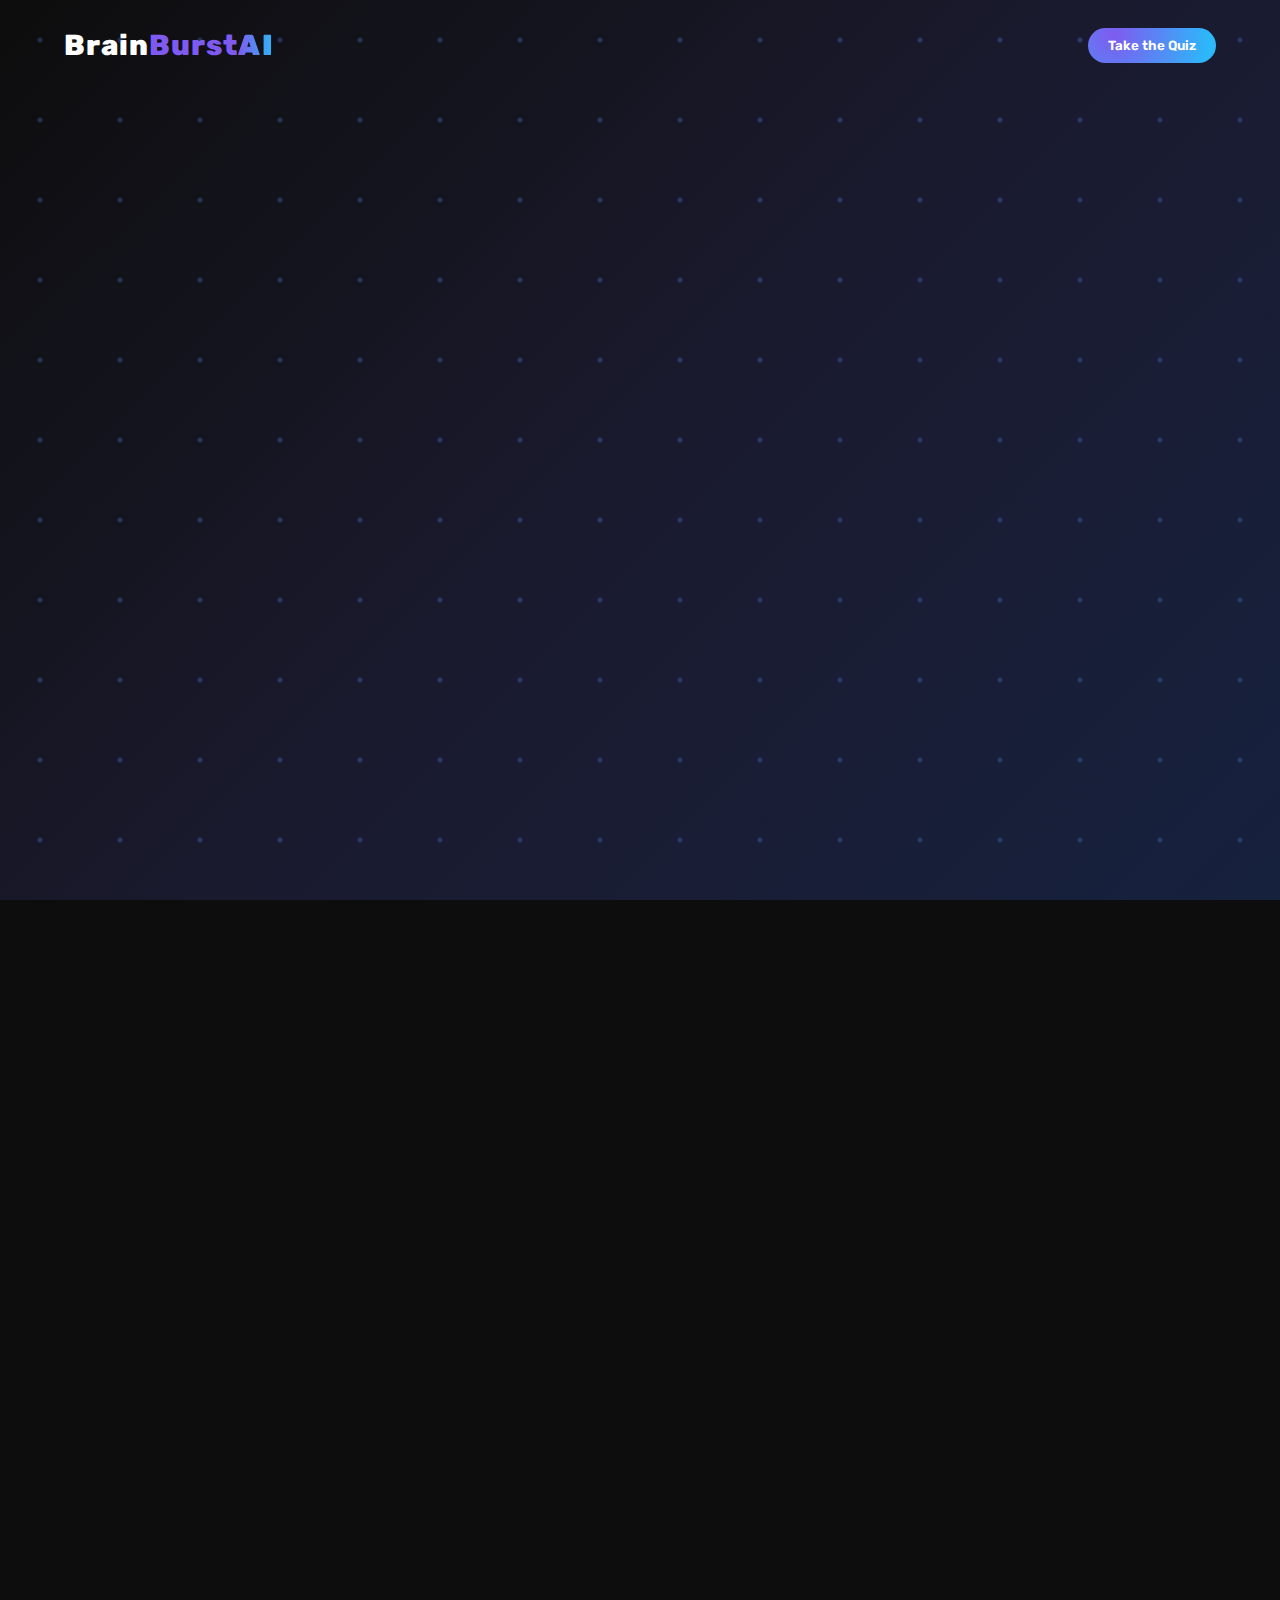
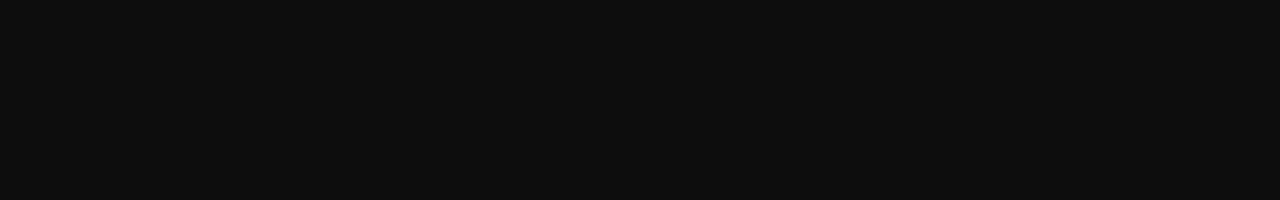
<file: src/index.html>
<!DOCTYPE html>
<html lang="en">

<head>
  <meta charset="UTF-8">
  <meta name="viewport" content="width=device-width, initial-scale=1.0">
  <title>BrainBurst AI</title>
  <link rel="stylesheet" href="style.css">
  <style>
    @import url('https://fonts.googleapis.com/css2?family=Rubik:ital,wght@0,300..900;1,300..900&display=swap');
  </style>
</head>

<body>
  <div class="main-container">
    <!-- Header -->
    <div class="header">
      <h1 class="logo">
  <span class="brain">Brain</span>
  <span class="burst">Burst</span>
  <span class="ai">AI</span>
</h1>

      <button id="signup">Take the Quiz</button>
    </div>

    <!-- Hero Section -->
    <div class="hero">
      <h3 class="subtitle">AI Adaptive Quiz</h3>
      <h1 class="title">Discover Your<br><span>Learning Style</span> Today!</h1>
      <p class="desc">#1 Adaptive Quiz Powered by BrainBurst AI</p>
      <button class="cta" id="login">Start Quiz</button>
    </div>
  </div>
  <script src="./index.js"></script>
</body>

</html>
</file>
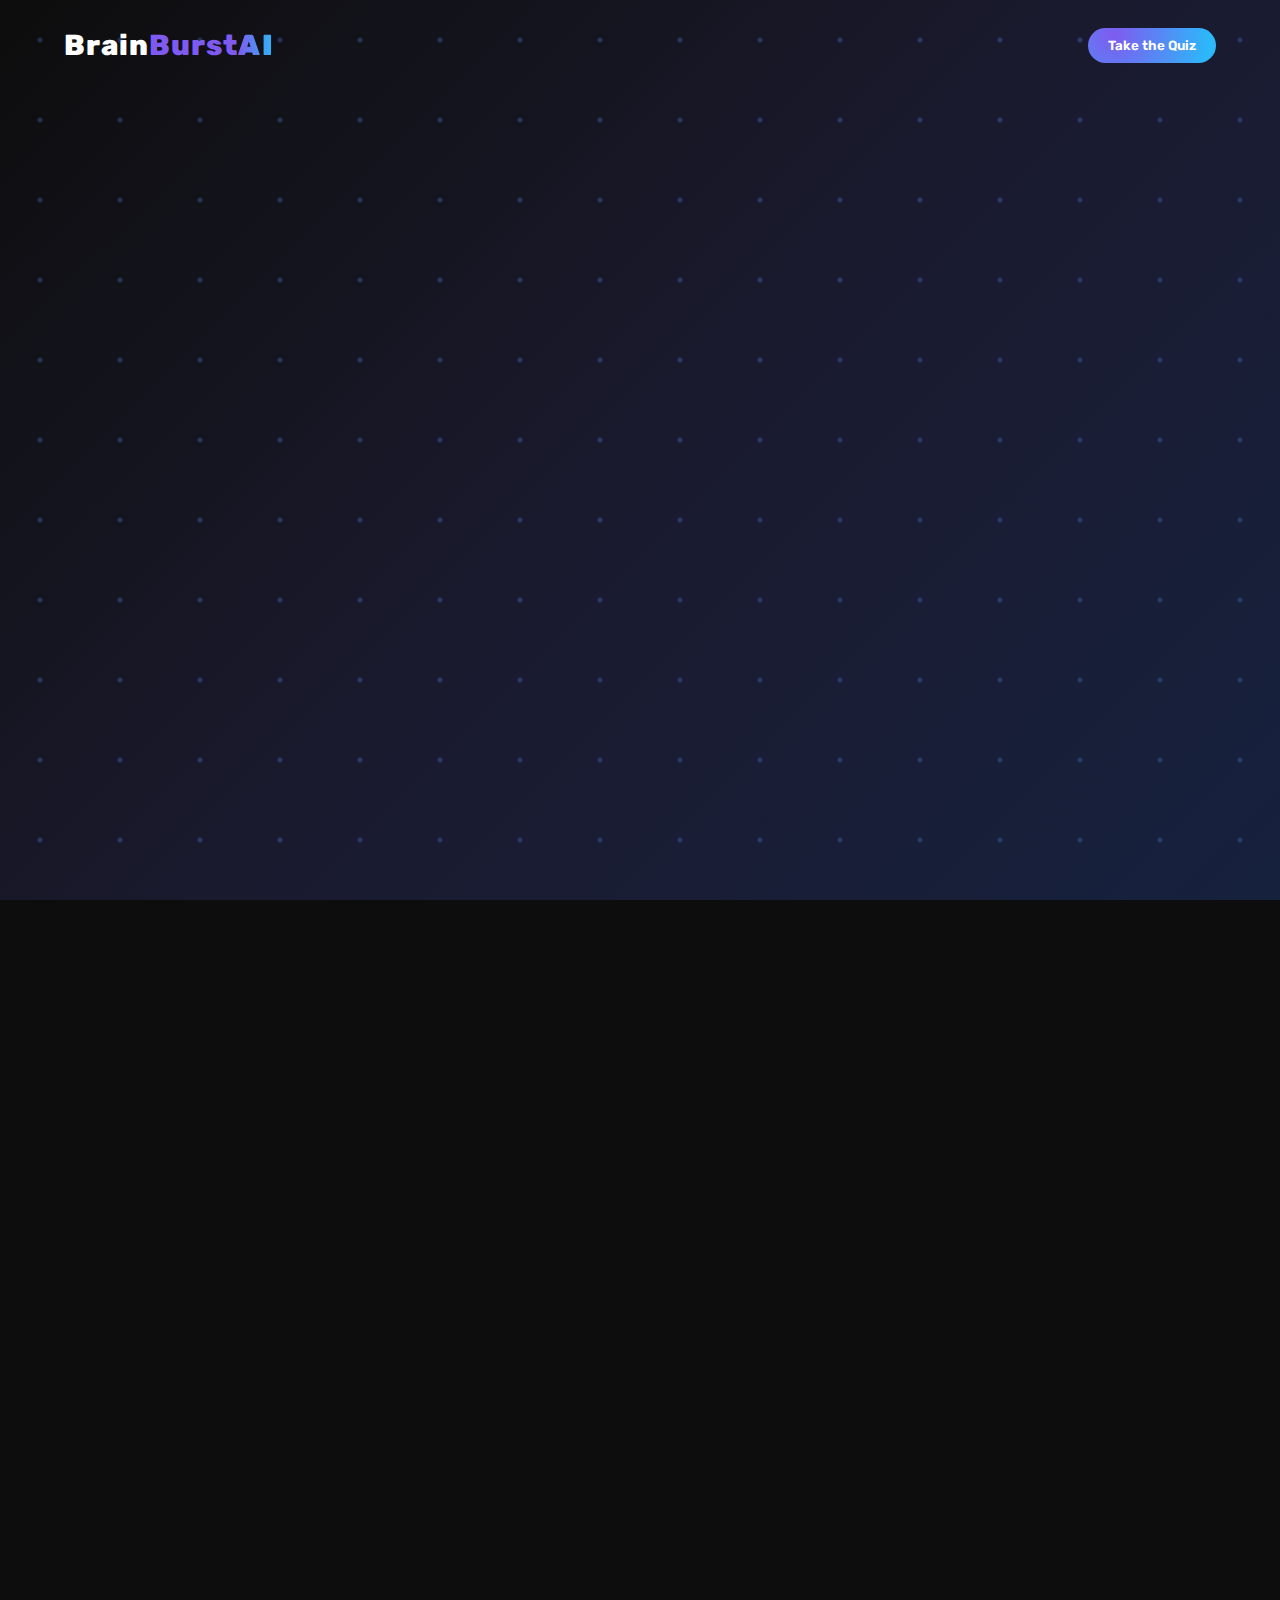
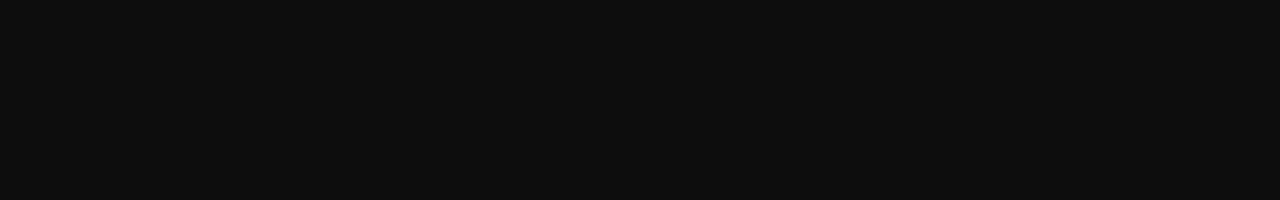
<file: src/landing.html>
<!DOCTYPE html>
<html lang="en">

<head>
  <meta charset="UTF-8">
  <meta name="viewport" content="width=device-width, initial-scale=1.0">
  <title>BrainBurst AI</title>
  <link rel="stylesheet" href="style.css">
  <style>
    @import url('https://fonts.googleapis.com/css2?family=Rubik:ital,wght@0,300..900;1,300..900&display=swap');
  </style>
</head>

<body>
  <div class="main-container">
    <!-- Header -->
    <div class="header">
      <h1 class="logo">
  <span class="brain">Brain</span>
  <span class="burst">Burst</span>
  <span class="ai">AI</span>
</h1>

      <button id="signup">Take the Quiz</button>
    </div>

    <!-- Hero Section -->
    <div class="hero">
      <h3 class="subtitle">AI Adaptive Quiz</h3>
      <h1 class="title">Discover Your<br><span>Learning Style</span> Today!</h1>
      <p class="desc">#1 Adaptive Quiz Powered by BrainBurst AI</p>
      <button class="cta">Start Quiz</button>
    </div>
  </div>
  <script src="index.js"></script>
</body>

</html>
</file>
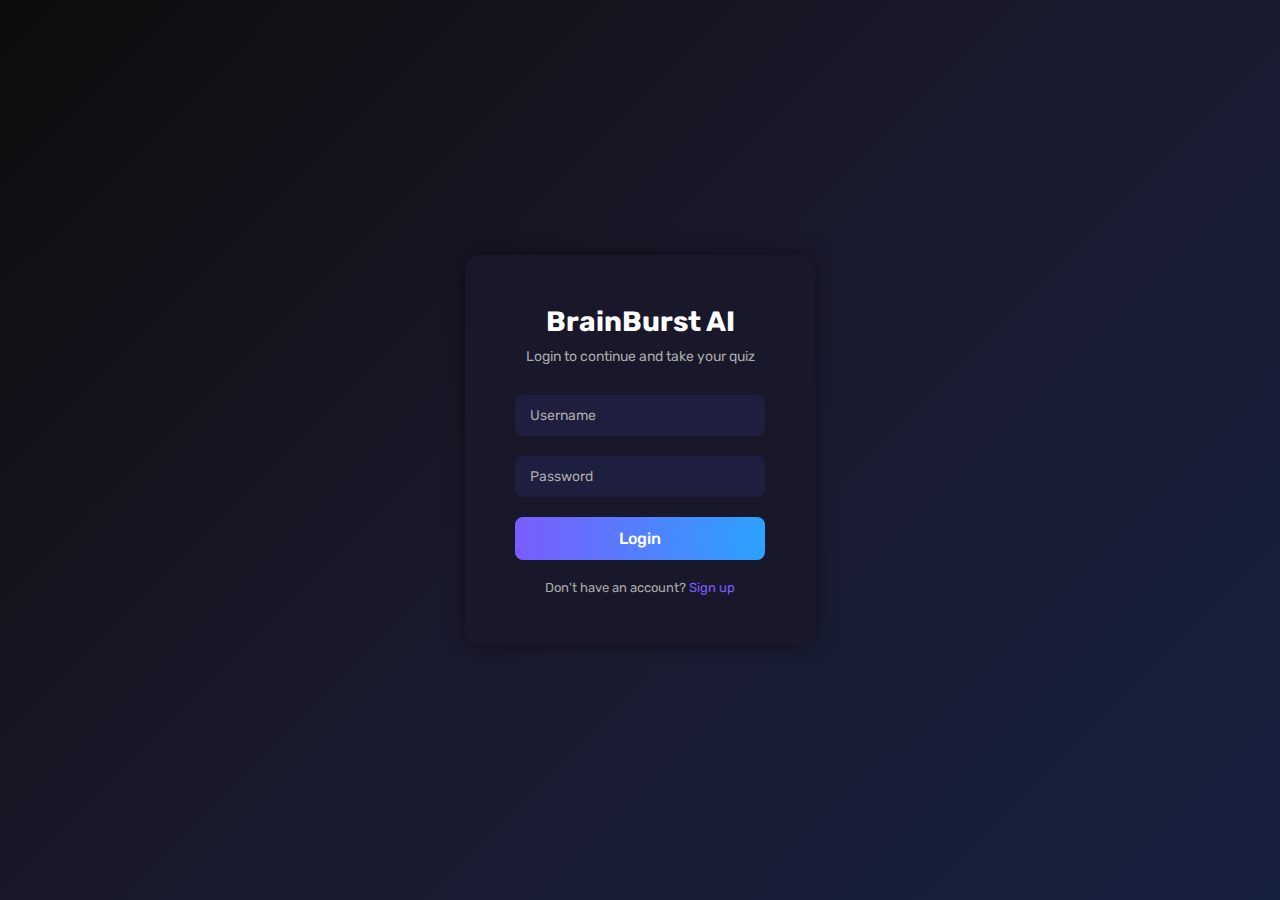
<file: src/pages/home.html>
<!DOCTYPE html>
<html lang="en">

<head>
    <meta charset="UTF-8">
    <meta name="viewport" content="width=device-width, initial-scale=1.0">
    <title>BrainBurst AI Dashboard</title>
    <link rel="stylesheet" href="./css/home.css">
</head>

<body>
    <div class="container">
        <!-- Sidebar -->
        <div class="sidebar">
            <div>
                <!-- Logo -->
                <div class="logo">
                    Brain<span>Burst</span> <br> AI
                </div>

                <!-- Buttons -->
                <button class="menu-btn create-btn">Create Quiz</button>
                <p style="margin: 12px 0; font-size: 0.85rem; color: #6b7280;">
                    Start creating your custom quizzes with ease.
                </p>

                <button class="menu-btn">Learn</button>
                <button class="menu-btn">Explore Quizzes</button>
                <button class="menu-btn">My Quizzes</button>

                <button class="logout" id="logoutBtn">Logout</button>
            </div>

            <!-- Footer -->
            <div class="footer">
                © 2025 BrainBurst AI. All rights reserved.
            </div>
        </div>

        <!-- Main Content -->
        <div class="main-content">
            <!-- Welcome -->
            <h1 class="welcome">Welcome back, <span>Sumit Vishwakarma</span> 👋</h1>

            <!-- Create Quiz -->
            <button class="create-quiz">+ Create Quiz</button>

            <!-- Quiz Cards -->
            <div class="card-container">
            </div>



        </div>
    </div>


    <script type="module" src="./javascript/home.js"></script>
</body>

</html>
</file>
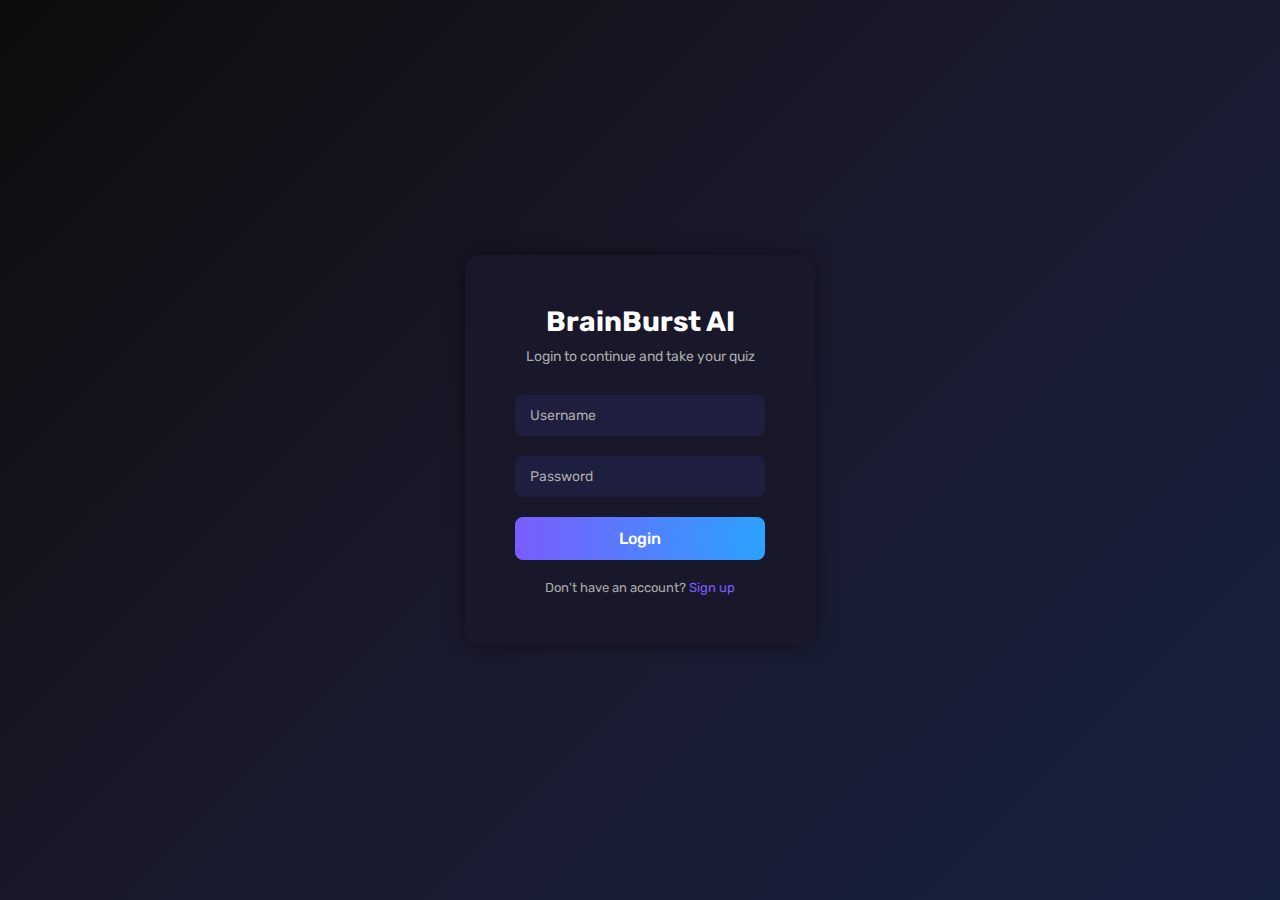
<file: src/pages/login.html>
<!DOCTYPE html>
<html lang="en">

<head>
    <meta charset="UTF-8">
    <meta name="viewport" content="width=device-width, initial-scale=1.0">
    <title>BrainBurst AI - Login</title>
    <link href="https://fonts.googleapis.com/css2?family=Rubik:wght@400;500;700&display=swap" rel="stylesheet">
    <style>
        * {
            margin: 0;
            padding: 0;
            box-sizing: border-box;
            font-family: 'Rubik', sans-serif;
        }

        body {
            height: 100vh;
            background: linear-gradient(135deg, #0d0d0d, #1a1a2e, #16213e);
            display: flex;
            justify-content: center;
            align-items: center;
        }

        .login-container {
            background-color: rgba(24, 24, 42, 0.95);
            padding: 50px;
            border-radius: 15px;
            width: 350px;
            text-align: center;
            box-shadow: 0 0 20px rgba(0, 0, 0, 0.5);
        }

        .login-container h1 {
            color: #fff;
            margin-bottom: 10px;
            font-size: 28px;
        }

        .login-container p {
            color: #aaa;
            font-size: 14px;
            margin-bottom: 30px;
        }

        .login-container input[type="text"],
        .login-container input[type="password"] {
            width: 100%;
            padding: 12px 15px;
            margin-bottom: 20px;
            border: none;
            border-radius: 8px;
            background-color: #1e1e3f;
            color: #fff;
            font-size: 14px;
        }

        .login-container input::placeholder {
            color: #aaa;
        }

        .login-container button {
            width: 100%;
            padding: 12px;
            border: none;
            border-radius: 8px;
            background: linear-gradient(90deg, #7b5cff, #2ba2ff);
            color: #fff;
            font-size: 16px;
            font-weight: 500;
            cursor: pointer;
            transition: all 0.3s ease;
        }

        .login-container button:hover {
            opacity: 0.9;
            transform: translateY(-2px);
        }

        .login-footer {
            margin-top: 20px;
            font-size: 13px;
            color: #aaa;
        }

        .login-footer a {
            color: #7b5cff;
            text-decoration: none;
        }

        .login-footer a:hover {
            text-decoration: underline;
        }
    </style>
</head>

<body>
    <div class="login-container">
        <h1>BrainBurst AI</h1>
        <p>Login to continue and take your quiz</p>
        <form id="loginForm">
            <input id="loginEmail" type="text" placeholder="Username" required>
            <input id="loginPassword" type="password" placeholder="Password" required>
            <button id="login-btn" type="submit" onclick="">Login</button>
        </form>
        <div class="login-footer">
            Don't have an account? <a href="./signup.html">Sign up</a>
        </div>
    </div>
    <script src="./javascript/login.js"></script>
    <script>
        const loggedInUser = JSON.parse(localStorage.getItem("loggedInUser"));
        if (loggedInUser) {
            window.location.replace('home.html') // already logged in → skip login/signup
        }
    </script>

</body>


</html>
</file>
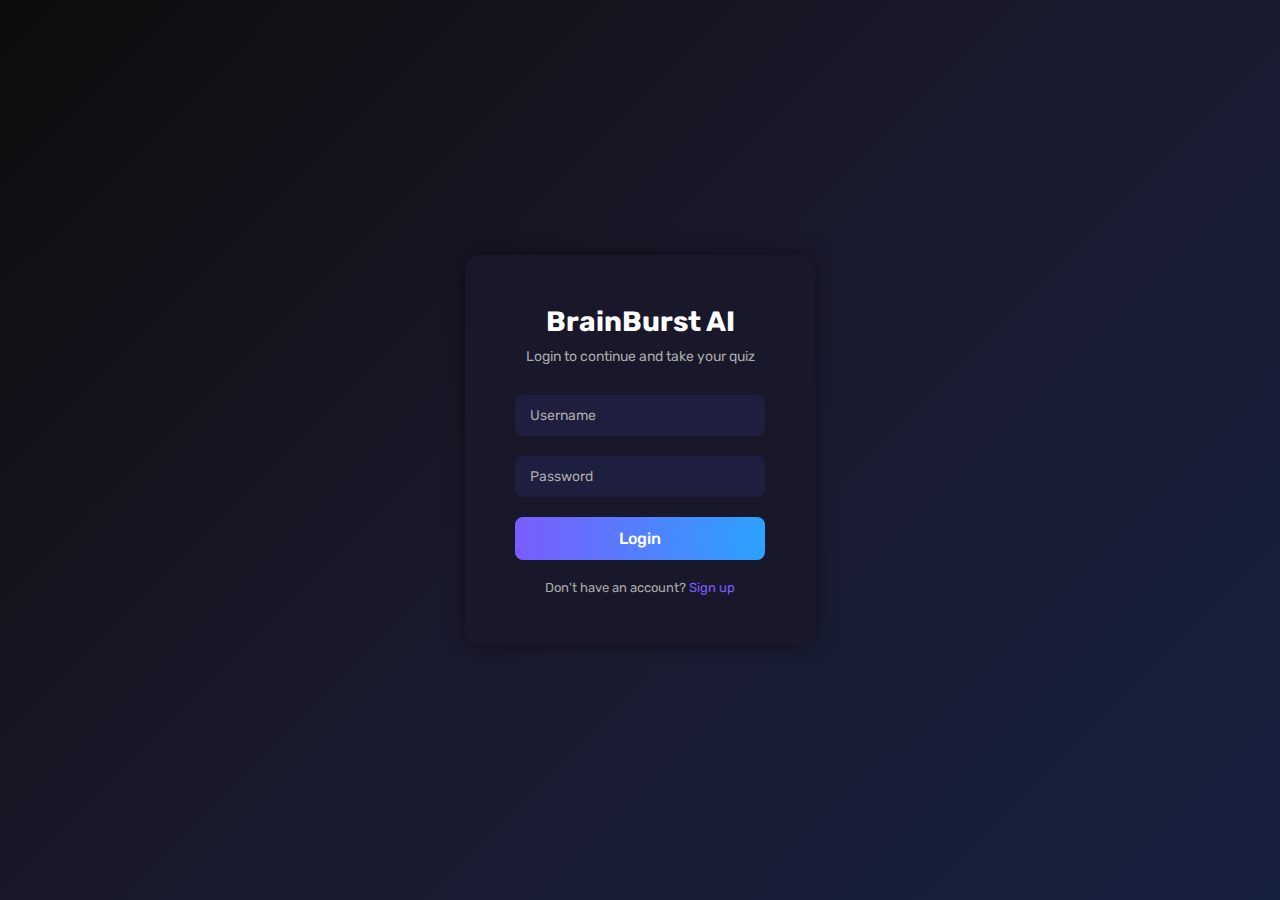
<file: src/pages/quiz.html>
<!DOCTYPE html>
<html lang="en">
<head>
    <meta charset="UTF-8">
    <meta name="viewport" content="width=device-width, initial-scale=1.0">
    <title>BrainBurst AI Dashboard</title>
    <link rel="stylesheet" href="./css/quiz.css">
    <link rel="stylesheet" href="https://cdnjs.cloudflare.com/ajax/libs/font-awesome/6.4.0/css/all.min.css">
</head>
<body>
    <div class="container">
        <div class="sidebar">
            <div>
                <div class="logo">
                    Brain<span>Burst</span> <br> AI
                </div>

                <button class="menu-btn create-btn">Create Quiz</button>
                <p style="margin: 12px 0; font-size: 0.85rem; color: #6b7280;">
                    Start creating your custom quizzes with ease.
                </p>

                <button class="menu-btn">Learn</button>
                <button class="menu-btn">Explore Quizzes</button>
                <button class="menu-btn">My Quizzes</button>

                <button class="logout" id="logoutBtn">Logout</button>
            </div>

            <div class="footer">
                © 2025 BrainBurst AI. All rights reserved.
            </div>
        </div>

        <main class="content-area">
            <div class="quiz-form-card">
                <h2 class="form-title">
                    <span class="emoji">🎯</span> Create Your Quiz
                </h2>
                
                <form id="createQuizForm">
                    <div class="form-group">
                        <div class="input-icon">
                            <i class="fas fa-pencil-alt"></i>
                        </div>
                        <input type="text" class="input-field" name="quizTitle" value="HTML" placeholder="Quiz Title" required>
                    </div>

                    <div class="form-group">
                        <div class="input-icon">
                            <i class="fas fa-hashtag"></i>
                        </div>
                        <input type="number" class="input-field" name="numQuestions" value="5" placeholder="Number of Questions (e.g., 10)" required>
                    </div>

                    <div class="form-group">
                        <div class="input-icon">
                            <i class="far fa-clock"></i>
                        </div>
                        <input type="number" class="input-field" name="quizTimer" value="1" placeholder="Timer (1s)" required>
                    </div>

                    <div class="form-group">
                        <div class="input-icon">
                            <i class="fas fa-chart-bar"></i>
                        </div>
                        <select class="select-field" name="difficultyLevel" required>
                            <option value="">Select Difficulty Level</option>
                            <option value="easy" selected>Easy</option>
                            <option value="medium">Medium</option>
                            <option value="hard">Hard</option>
                        </select>
                    </div>

                    <button type="submit" class="create-quiz-button">
                        <span class="emoji">🚀</span> Create Quiz
                    </button>
                </form>
            </div>
        </main>
    </div>

    <script src="./javascript/quiz.js"></script>
</body>
</html>
</file>
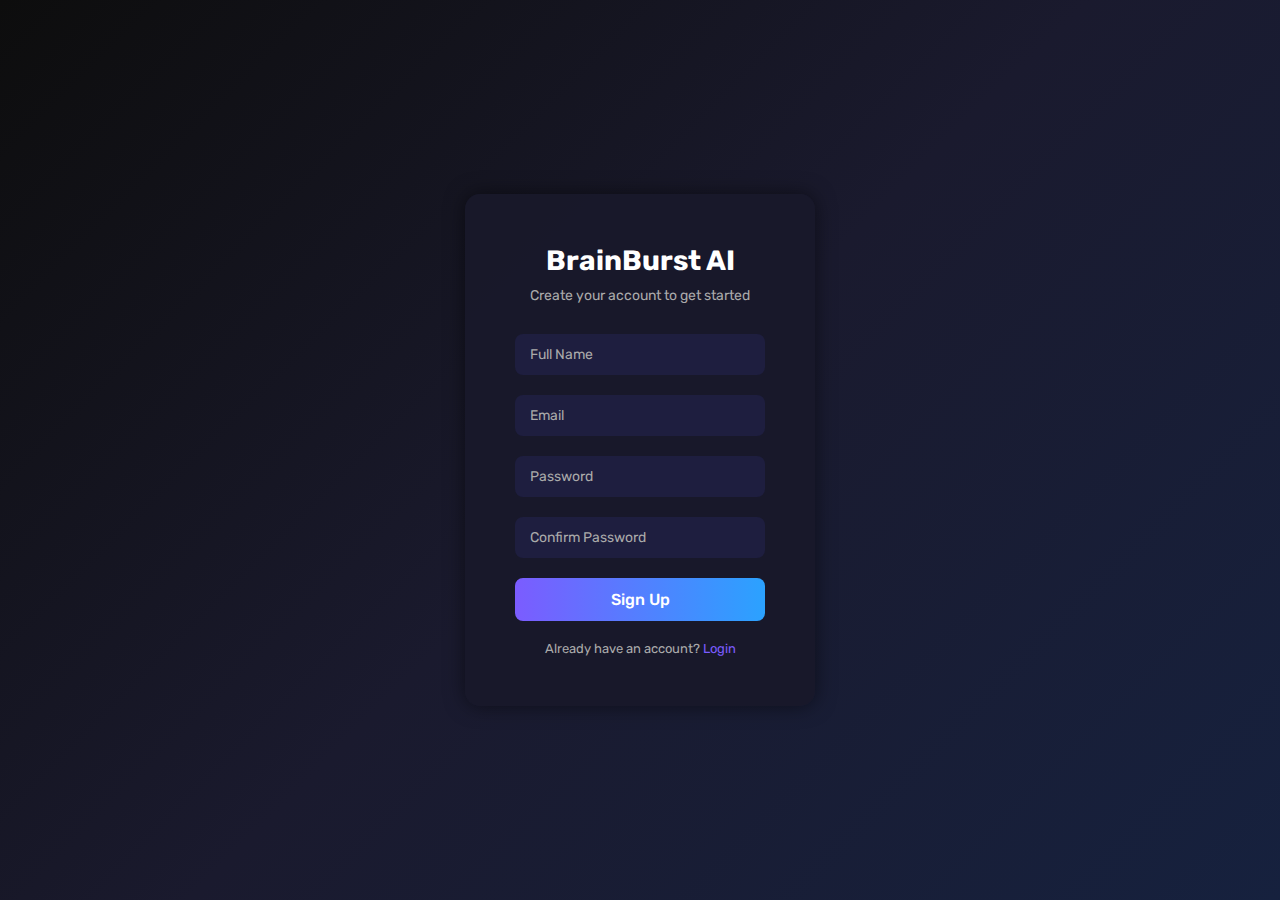
<file: src/pages/signup.html>
<!DOCTYPE html>
<html lang="en">
<head>
    <meta charset="UTF-8" />
    <meta name="viewport" content="width=device-width, initial-scale=1" />
    <title>BrainBurst AI - Sign Up</title>
    <link href="https://fonts.googleapis.com/css2?family=Rubik:wght@400;500;700&display=swap" rel="stylesheet" />
    <style>
        * {
            margin: 0;
            padding: 0;
            box-sizing: border-box;
            font-family: 'Rubik', sans-serif;
        }

        body {
            height: 100vh;
            background: linear-gradient(135deg, #0d0d0d, #1a1a2e, #16213e);
            display: flex;
            justify-content: center;
            align-items: center;
        }

        .signup-container {
            background-color: rgba(24, 24, 42, 0.95);
            padding: 50px;
            border-radius: 15px;
            width: 350px;
            text-align: center;
            box-shadow: 0 0 20px rgba(0,0,0,0.5);
        }

        .signup-container h1 {
            color: #fff;
            margin-bottom: 10px;
            font-size: 28px;
        }

        .signup-container p {
            color: #aaa;
            font-size: 14px;
            margin-bottom: 30px;
        }

        .signup-container input[type="text"],
        .signup-container input[type="email"],
        .signup-container input[type="password"] {
            width: 100%;
            padding: 12px 15px;
            margin-bottom: 20px;
            border: none;
            border-radius: 8px;
            background-color: #1e1e3f;
            color: #fff;
            font-size: 14px;
        }

        .signup-container input::placeholder {
            color: #aaa;
        }

        .signup-container button {
            width: 100%;
            padding: 12px;
            border: none;
            border-radius: 8px;
            background: linear-gradient(90deg, #7b5cff, #2ba2ff);
            color: #fff;
            font-size: 16px;
            font-weight: 500;
            cursor: pointer;
            transition: all 0.3s ease;
        }

        .signup-container button:hover {
            opacity: 0.9;
            transform: translateY(-2px);
        }

        .signup-footer {
            margin-top: 20px;
            font-size: 13px;
            color: #aaa;
        }

        .signup-footer a {
            color: #7b5cff;
            text-decoration: none;
        }

        .signup-footer a:hover {
            text-decoration: underline;
        }
    </style>
</head>
<body>
    <div class="signup-container">
        <h1>BrainBurst AI</h1>
        <p>Create your account to get started</p>
        <form id="signupForm">
            <input type="text" id="name" placeholder="Full Name" required />
            <input type="email" id="email" placeholder="Email" required />
            <input type="password" id="password" placeholder="Password" required />
            <input type="password" id="confirmPassword" placeholder="Confirm Password" required />
            <button type="submit">Sign Up</button>
        </form>
        <div class="signup-footer">
            Already have an account? <a href="./login.html">Login</a>
        </div>
    </div>

    <script src="./javascript/signup.js"></script>
    <script>
  const loggedInUser = JSON.parse(localStorage.getItem("loggedInUser"));
  if (loggedInUser) {
      window.location.replace = "home.html"; // already logged in → skip login/signup
  }
</script>

</body>
</html>
</file>
<file: src/style.css>
* {
    margin: 0;
    padding: 0;
    box-sizing: border-box;
    font-family: "Rubik", sans-serif;
    }

    html, body {
    width: 100%;
    height: 100%;
    background: #0d0d0d;
    overflow: hidden;
    }

    .main-container {
    width: 100%;
    height: 100vh;
    background: linear-gradient(135deg, #0d0d0d, #1a1a2e, #16213e);
    color: white;
    display: flex;
    flex-direction: column;
    position: relative;
    z-index: 1;
    }

    /* Header */
    .header {
    width: 100%;
    height: 10vh;
    padding: 0 5vw;
    display: flex;
    align-items: center;
    justify-content: space-between;
    }

    .logo {
    font-size: 1.8rem;
    font-weight: 800;
    display: flex;
    align-items: center;
    letter-spacing: 1px;
    }

    .logo .brain {
    color: #ffffff;
    font-weight: 800;
    }

    .logo .burst {
    color: #7f5af0;
    font-weight: 800;
    }

    .logo .ai {
    background: linear-gradient(90deg, #7f5af0, #2cb8f9);
    -webkit-background-clip: text;
    -webkit-text-fill-color: transparent;
    font-weight: 900;
    letter-spacing: 1.5px;
    }

    #signup {
    border-radius: 100px;
    padding: 10px 20px;
    background-image: radial-gradient(circle at 20% 20%, #7f5af0 0%, #2cb8f9 90%);
    color: white;
    font-weight: 600;
    border: none;
    cursor: pointer;
    transition: 0.3s ease-in;
    }

    #signup:hover {
    transform: scale(1.05);
    }

    /* Hero Section */
    .hero {
    flex: 1;
    display: flex;
    flex-direction: column;
    justify-content: center;
    align-items: center;
    text-align: center;
    gap: 20px;
    animation: fadeIn 1.2s ease-in;
    }

    .hero .subtitle {
    color: #a7a9be;
    font-size: 1rem;
    letter-spacing: 1px;
    opacity: 0;
    animation: slideUp 1s ease forwards;
    animation-delay: 0.5s;
    }

    .hero .title {
    font-size: 5rem;
    font-weight: 800;
    line-height: 1.2;
    opacity: 0;
    animation: slideUp 1s ease forwards;
    animation-delay: 1s;
    }

    .hero .title span {
    background: linear-gradient(90deg, #7f5af0, #2cb8f9, #7f5af0);
    -webkit-background-clip: text;
    -webkit-text-fill-color: transparent;
    background-size: 200% auto;
    animation: gradientMove 3s linear infinite;
    }

    .hero .desc {
    font-size: 1rem;
    color: #d1d1d1;
    opacity: 0;
    animation: slideUp 1s ease forwards;
    animation-delay: 1.5s;
    }

    .hero .cta {
    margin-top: 10px;
    padding: 12px 30px;
    border-radius: 100px;
    background-image: linear-gradient(90deg, #7f5af0, #2cb8f9);
    color: white;
    font-weight: 600;
    border: none;
    cursor: pointer;
    transition: 0.3s ease-in;
    opacity: 0;
    animation: fadeIn 1s ease forwards;
    animation-delay: 2s;
    }

    .hero .cta:hover {
    transform: scale(1.05);
    }

    /* Animations */
    @keyframes fadeIn {
    from { opacity: 0; }
    to { opacity: 1; }
    }

    @keyframes slideUp {
    from {
        transform: translateY(30px);
        opacity: 0;
    }
    to {
        transform: translateY(0);
        opacity: 1;
    }
    }

    @keyframes gradientMove {
    0% { background-position: 0% 50%; }
    100% { background-position: 200% 50%; }
    }

    /* Floating glowing particles background */
    .main-container::before {
    content: "";
    position: absolute;
    top: 0;
    left: 0;
    width: 200%;
    height: 200%;
    background: radial-gradient(circle, rgba(127,90,240,0.15) 2px, transparent 3px),
                radial-gradient(circle, rgba(44,184,249,0.15) 2px, transparent 3px);
    background-size: 80px 80px;
    animation: floatParticles 20s linear infinite;
    z-index: 0;
    }

    @keyframes floatParticles {
    0% { transform: translate(0,0); }
    100% { transform: translate(-80px,-80px); }
    }
</file>
<file: src/pages/css/home.css>
/* Reset */
* {
  margin: 0;
  padding: 0;
  box-sizing: border-box;
  font-family: "Rubik", sans-serif;
}

html, body {
  width: 100%;
  height: 100%;
  background: linear-gradient(135deg, #0d0d0d, #1a1a2e, #16213e);
  color: #fff;
  overflow: hidden; /* prevent double scrollbars */
}

/* Layout */
body {
  display: flex;
  width: 100%;
  min-height: 100vh;
}

.container{
    width: 100%;
}
/* Sidebar */
.sidebar {
  width: 250px;
  height: 100vh;
  background: linear-gradient(180deg, #1a1a2e, #0f0f1a);
  display: flex;
  flex-direction: column;
  justify-content: space-between;
  padding: 20px;
  border-right: 1px solid rgba(255, 255, 255, 0.1);
  position: fixed;  /* ✅ fixed sidebar */
  top: 0;
  left: 0;
  overflow-y: auto; /* ✅ in case sidebar is long */
}

/* Logo */
.logo {
  font-size: 2rem;
  font-weight: 800;
  line-height: 1.2;
  margin-bottom: 40px;
}

.logo span {
  color: #7f5af0;
}

/* Sidebar Buttons */
.menu-btn {
  width: 100%;
  margin: 8px 0;
  padding: 12px 20px;
  border-radius: 8px;
  background: rgba(255, 255, 255, 0.05);
  border: none;
  color: #fff;
  text-align: left;
  font-size: 1rem;
  font-weight: 700;
  cursor: pointer;
  transition: 0.3s;
}

.menu-btn:hover {
  background: rgba(127, 90, 240, 0.3);
}

.create-btn {
  margin-top: 20px;
}

.sidebar p {
  margin: 16px 0;
  font-size: 0.85rem;
  color: #6b7280;
}

.logout {
  margin-top: 20px;
  padding: 12px;
  border: none;
  border-radius: 8px;
  background: #e63946;
  color: white;
  font-weight: 600;
  cursor: pointer;
  transition: 0.3s;
}

.logout:hover {
  background: #ff4d5a;
}

.footer {
  font-size: 0.75rem;
  color: #a7a9be;
  line-height: 1.4;
  margin-top: 20px;
}

/* Main Content */
.main-content {
  flex: 1;
  margin-left: 250px;   /* ✅ avoid overlapping sidebar */
  padding: 30px;
  height: 100vh;
  background: linear-gradient(135deg, #0f0f1a, #1a1a2e);
  display: flex;
  flex-direction: column;
  overflow-y: auto;     /* ✅ vertical scroll for main content */
}

/* Welcome */
.welcome {
  font-size: 2.2rem;
  font-weight: 700;
  margin-bottom: 20px;
}

.welcome span {
  background: linear-gradient(90deg, #7f5af0, #2cb8f9);
  -webkit-background-clip: text;
  -webkit-text-fill-color: transparent;
}

/* Create Quiz */
.create-quiz {
  padding: 12px 20px;
  margin-bottom: 30px;
  border-radius: 8px;
  border: none;
  background: linear-gradient(90deg, #7f5af0, #2cb8f9);
  color: #fff;
  font-weight: 600;
  cursor: pointer;
  transition: 0.3s;
  align-self: flex-start;
}

.create-quiz:hover {
  transform: scale(1.05);
}

/* Cards Layout */
.card-container{
  display: flex;
  flex-wrap: wrap;
  gap: 20px;
}

/* Card */
.card {
  background: rgba(255, 255, 255, 0.05);
  padding: 20px;
  border-radius: 12px;
  width: 280px;
  box-shadow: 0 4px 15px rgba(0,0,0,0.3);
  transition: 0.3s;
}

.card:hover {
  transform: translateY(-3px);
}

.card h3 {
  font-size: 1.2rem;
  margin-bottom: 8px;
}

.card p {
  font-size: 0.9rem;
  margin: 4px 0;
}

.difficulty {
  color: #2cb8f9;
  font-weight: 500;
}

.status {
  color: #4ade80;
  font-weight: 600;
}

/* Buttons inside card */
.btn-group {
  display: flex;
  justify-content: space-between;
  margin-top: 12px;
}

.delete {
  background: #e63946;
  border: none;
  padding: 8px 14px;
  border-radius: 6px;
  color: white;
  cursor: pointer;
  transition: 0.3s;
}

.delete:hover {
  background: #ff4d5a;
}

.view {
  background: linear-gradient(90deg, #7f5af0, #2cb8f9);
  border: none;
  padding: 8px 14px;
  border-radius: 6px;
  color: white;
  cursor: pointer;
  transition: 0.3s;
}

.view:hover {
  transform: scale(1.05);
}
</file>
<file: src/pages/css/quiz.css>
/* Reset */
* {
    margin: 0;
    padding: 0;
    box-sizing: border-box;
    font-family: "Rubik", sans-serif;
}

html, body {
    width: 100%;
    height: 100%;
    background: linear-gradient(135deg, #0d0d0d, #1a1a2e, #16213e);
    color: #fff;
    overflow: hidden; /* prevent double scrollbars */
}

/* Layout */
body {
    display: flex;
    width: 100%;
    min-height: 100vh;
}

.container {
    width: 100%;
}

/* Sidebar */
.sidebar {
    width: 250px;
    height: 100vh;
    background: linear-gradient(180deg, #1a1a2e, #0f0f1a);
    display: flex;
    flex-direction: column;
    justify-content: space-between;
    padding: 20px;
    border-right: 1px solid rgba(255, 255, 255, 0.1);
    position: fixed;
    top: 0;
    left: 0;
    overflow-y: auto;
}

/* Logo */
.logo {
    font-size: 2rem;
    font-weight: 800;
    line-height: 1.2;
    margin-bottom: 40px;
}

.logo span {
    color: #7f5af0;
}

/* Sidebar Buttons */
.menu-btn {
    width: 100%;
    margin: 8px 0;
    padding: 12px 20px;
    border-radius: 8px;
    background: rgba(255, 255, 255, 0.05);
    border: none;
    color: #fff;
    text-align: left;
    font-size: 1rem;
    font-weight: 700;
    cursor: pointer;
    transition: 0.3s;
}

.menu-btn:hover {
    background: rgba(127, 90, 240, 0.3);
}

.create-btn {
    margin-top: 20px;
}

.sidebar p {
    margin: 16px 0;
    font-size: 0.85rem;
    color: #6b7280;
}

.logout {
    margin-top: 20px;
    padding: 12px;
    border: none;
    border-radius: 8px;
    background: #e63946;
    color: white;
    font-weight: 600;
    cursor: pointer;
    transition: 0.3s;
}

.logout:hover {
    background: #ff4d5a;
}

.footer {
    font-size: 0.75rem;
    color: #a7a9be;
    line-height: 1.4;
    margin-top: 20px;
}

/* Main Content Area */
.content-area {
    flex-grow: 1;
    display: flex;
    height: 100%;
    justify-content: center;
    align-items: center;
    padding: 20px;
    overflow-y: auto;
    margin-left: 250px;
}

/* Form Card */
.quiz-form-card {
    background-color: #2d2d44;
    padding: 40px;
    border-radius: 15px;
    box-shadow: 0 4px 20px rgba(0, 0, 0, 0.3);
    width: 100%;
    max-width: 500px;
}

.form-title {
    color: #fff;
    font-size: 28px;
    font-weight: 600;
    text-align: center;
    margin-bottom: 30px;
}

.emoji {
    margin-right: 8px;
}

.form-group {
    position: relative;
    margin-bottom: 25px;
}

.input-icon {
    position: absolute;
    top: 50%;
    left: 15px;
    transform: translateY(-50%);
    color: #6c63ff;
    font-size: 1.1rem;
}

/* Corrected padding for input and select fields */
.input-field,
.select-field {
    /* width: calc(100% - 30px); */
    width: 100%;
    padding: 15px ;
    padding-left: 45px;
    background-color: #3a3a5a;
    border: none;
    border-radius: 8px;
    color: #fff;
    font-size: 1rem;
    transition: box-shadow 0.3s ease;
}

.input-field::placeholder {
    color: #a0a0a0;
}

.input-field:focus,
.select-field:focus {
    outline: none;
    box-shadow: 0 0 0 3px rgba(108, 99, 255, 0.5);
}

.select-field {
    width: 100%;
    -webkit-appearance: none;
    -moz-appearance: none;
    appearance: none; 
    cursor: pointer;
}

/* Custom arrow for select box */
.select-field::-ms-expand {
    display: none;
}

.create-quiz-button {
    width: 100%;
    padding: 18px;
    background: linear-gradient(45deg, #6c63ff, #5548d9);
    color: #fff;
    font-size: 1.1rem;
    font-weight: 600;
    border: none;
    border-radius: 8px;
    cursor: pointer;
    transition: transform 0.2s ease, box-shadow 0.2s ease;
    display: flex;
    justify-content: center;
    align-items: center;
}

.create-quiz-button:hover {
    transform: translateY(-2px);
    box-shadow: 0 4px 15px rgba(108, 99, 255, 0.4);
}
</file>
